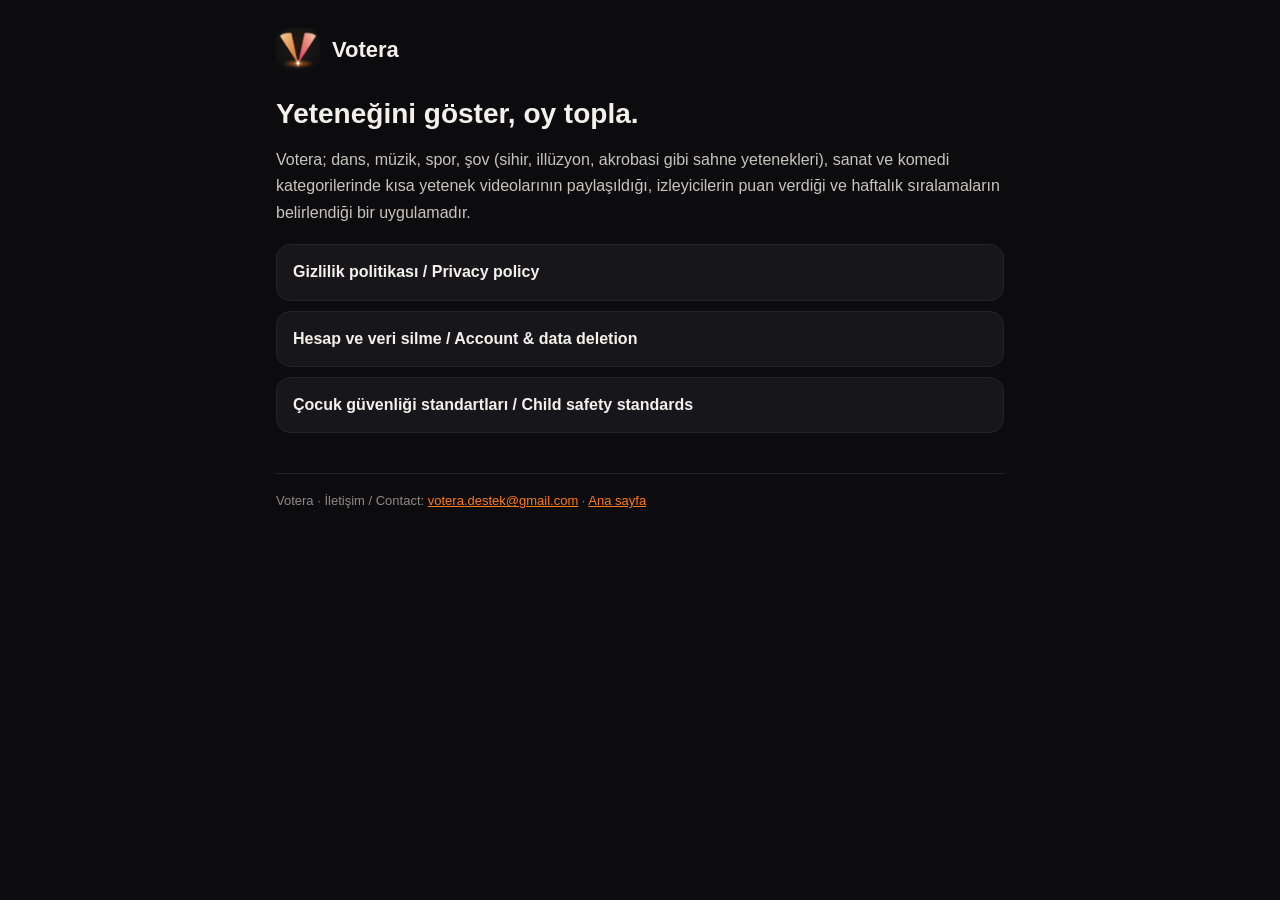
<file: index.html>
<!doctype html><html lang="tr"><head><meta charset="utf-8"><meta name="viewport" content="width=device-width,initial-scale=1"><link rel="stylesheet" href="style.css"><link rel="icon" href="logo.png"><title>Votera</title><meta name="description" content="Votera: yeteneğini göster, oy topla, kategorinde zirveye çık."></head><body><main><header><img src="logo.png" alt=""><a href="index.html">Votera</a></header>
<h1>Yeteneğini göster, oy topla.</h1>
<p>Votera; dans, müzik, spor, şov (sihir, illüzyon, akrobasi gibi sahne yetenekleri), sanat ve komedi kategorilerinde kısa yetenek videolarının paylaşıldığı, izleyicilerin puan verdiği ve haftalık sıralamaların belirlendiği bir uygulamadır.</p>
<nav class="links">
<a href="gizlilik.html">Gizlilik politikası / Privacy policy</a>
<a href="hesap-silme.html">Hesap ve veri silme / Account &amp; data deletion</a>
<a href="cocuk-guvenligi.html">Çocuk güvenliği standartları / Child safety standards</a>
</nav>
<footer>Votera · İletişim / Contact: <a href="mailto:votera.destek@gmail.com">votera.destek@gmail.com</a> · <a href="index.html">Ana sayfa</a></footer></main></body></html>
</file>
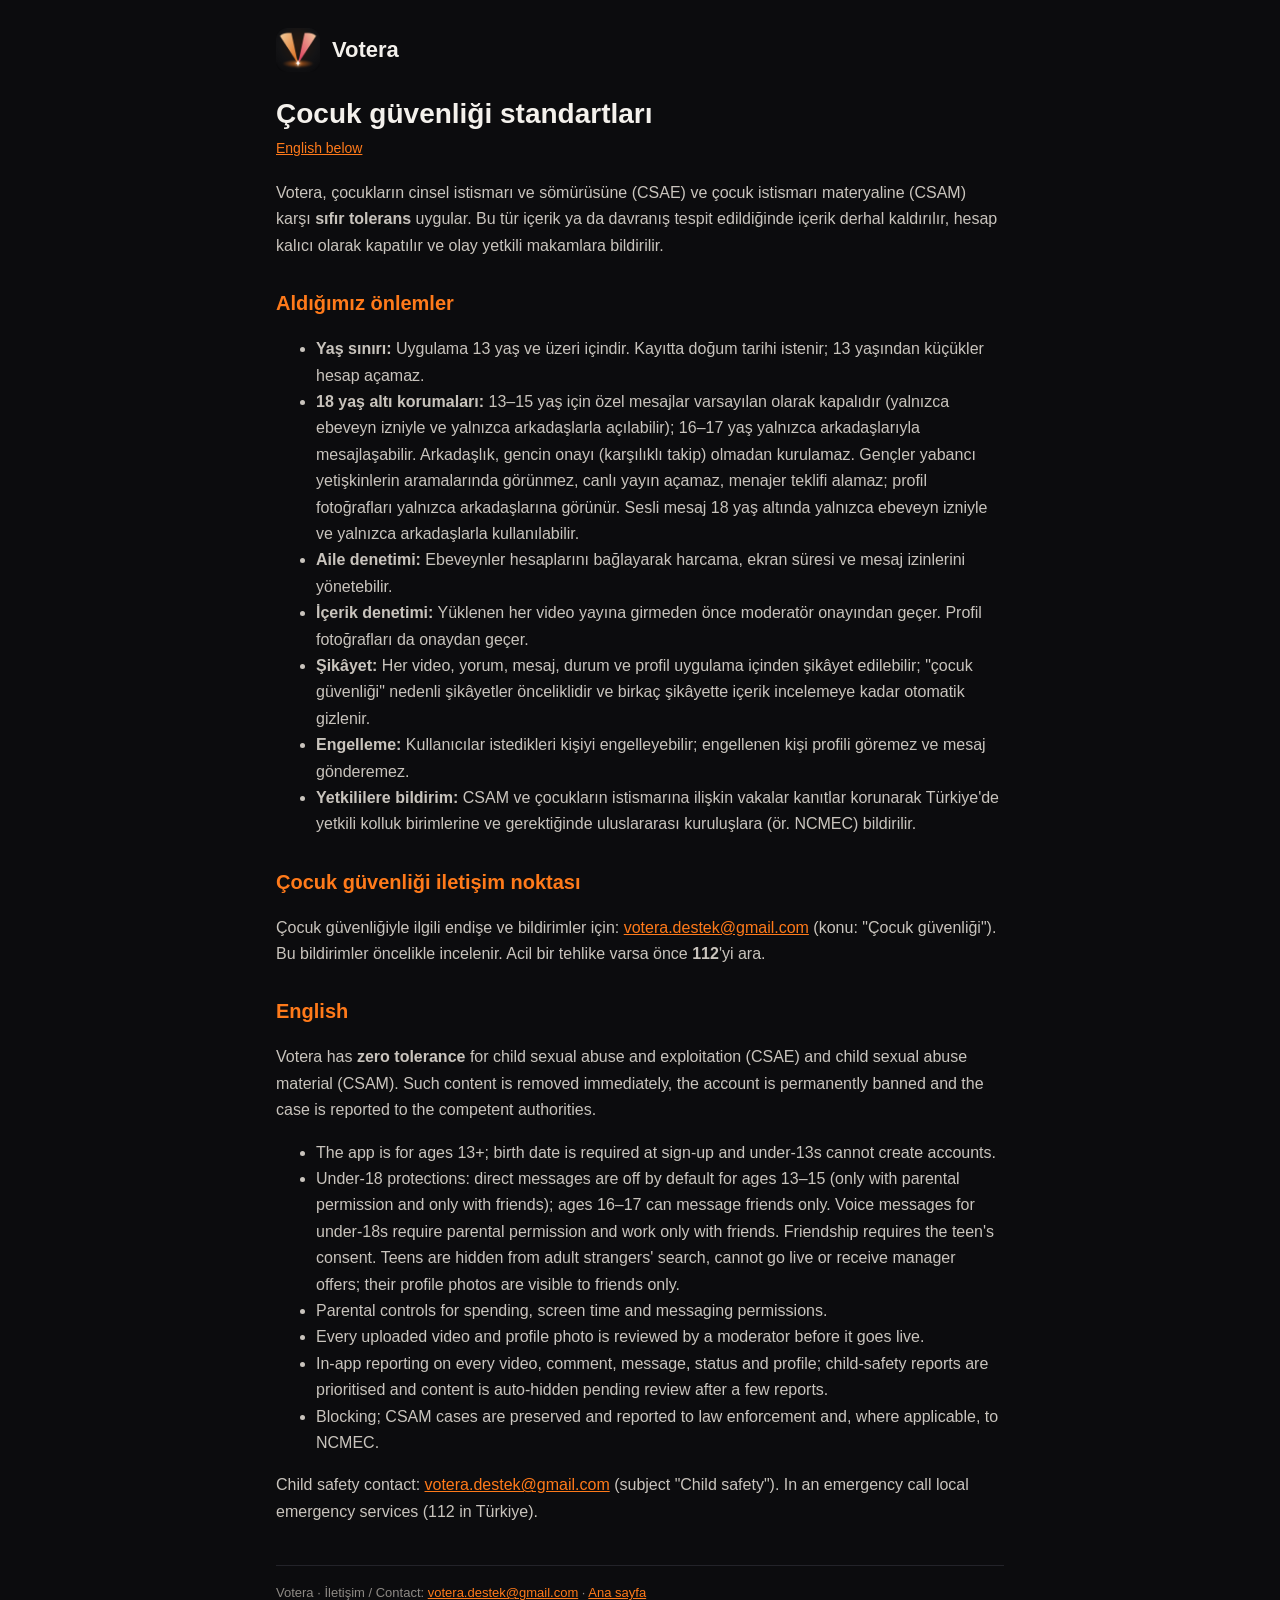
<file: cocuk-guvenligi.html>
<!doctype html><html lang="tr"><head><meta charset="utf-8"><meta name="viewport" content="width=device-width,initial-scale=1"><link rel="stylesheet" href="style.css"><link rel="icon" href="logo.png"><title>Çocuk güvenliği · Votera</title></head><body><main><header><img src="logo.png" alt=""><a href="index.html">Votera</a></header>
<h1>Çocuk güvenliği standartları</h1><p class="lang"><a href="#en">English below</a></p>
<p>Votera, çocukların cinsel istismarı ve sömürüsüne (CSAE) ve çocuk istismarı materyaline (CSAM) karşı <b>sıfır tolerans</b> uygular. Bu tür içerik ya da davranış tespit edildiğinde içerik derhal kaldırılır, hesap kalıcı olarak kapatılır ve olay yetkili makamlara bildirilir.</p>
<h2>Aldığımız önlemler</h2>
<ul>
<li><b>Yaş sınırı:</b> Uygulama 13 yaş ve üzeri içindir. Kayıtta doğum tarihi istenir; 13 yaşından küçükler hesap açamaz.</li>
<li><b>18 yaş altı korumaları:</b> 13–15 yaş için özel mesajlar varsayılan olarak kapalıdır (yalnızca ebeveyn izniyle ve yalnızca arkadaşlarla açılabilir); 16–17 yaş yalnızca arkadaşlarıyla mesajlaşabilir. Arkadaşlık, gencin onayı (karşılıklı takip) olmadan kurulamaz. Gençler yabancı yetişkinlerin aramalarında görünmez, canlı yayın açamaz, menajer teklifi alamaz; profil fotoğrafları yalnızca arkadaşlarına görünür. Sesli mesaj 18 yaş altında yalnızca ebeveyn izniyle ve yalnızca arkadaşlarla kullanılabilir.</li>
<li><b>Aile denetimi:</b> Ebeveynler hesaplarını bağlayarak harcama, ekran süresi ve mesaj izinlerini yönetebilir.</li>
<li><b>İçerik denetimi:</b> Yüklenen her video yayına girmeden önce moderatör onayından geçer. Profil fotoğrafları da onaydan geçer.</li>
<li><b>Şikâyet:</b> Her video, yorum, mesaj, durum ve profil uygulama içinden şikâyet edilebilir; "çocuk güvenliği" nedenli şikâyetler önceliklidir ve birkaç şikâyette içerik incelemeye kadar otomatik gizlenir.</li>
<li><b>Engelleme:</b> Kullanıcılar istedikleri kişiyi engelleyebilir; engellenen kişi profili göremez ve mesaj gönderemez.</li>
<li><b>Yetkililere bildirim:</b> CSAM ve çocukların istismarına ilişkin vakalar kanıtlar korunarak Türkiye'de yetkili kolluk birimlerine ve gerektiğinde uluslararası kuruluşlara (ör. NCMEC) bildirilir.</li>
</ul>
<h2>Çocuk güvenliği iletişim noktası</h2>
<p>Çocuk güvenliğiyle ilgili endişe ve bildirimler için: <a href="mailto:votera.destek@gmail.com?subject=%C3%87ocuk%20g%C3%BCvenli%C4%9Fi">votera.destek@gmail.com</a> (konu: "Çocuk güvenliği"). Bu bildirimler öncelikle incelenir. Acil bir tehlike varsa önce <b>112</b>'yi ara.</p>
<div id="en"></div><h2>English</h2>
<p>Votera has <b>zero tolerance</b> for child sexual abuse and exploitation (CSAE) and child sexual abuse material (CSAM). Such content is removed immediately, the account is permanently banned and the case is reported to the competent authorities.</p>
<ul><li>The app is for ages 13+; birth date is required at sign-up and under-13s cannot create accounts.</li>
<li>Under-18 protections: direct messages are off by default for ages 13–15 (only with parental permission and only with friends); ages 16–17 can message friends only. Voice messages for under-18s require parental permission and work only with friends. Friendship requires the teen's consent. Teens are hidden from adult strangers' search, cannot go live or receive manager offers; their profile photos are visible to friends only.</li>
<li>Parental controls for spending, screen time and messaging permissions.</li>
<li>Every uploaded video and profile photo is reviewed by a moderator before it goes live.</li>
<li>In-app reporting on every video, comment, message, status and profile; child-safety reports are prioritised and content is auto-hidden pending review after a few reports.</li>
<li>Blocking; CSAM cases are preserved and reported to law enforcement and, where applicable, to NCMEC.</li></ul>
<p>Child safety contact: <a href="mailto:votera.destek@gmail.com">votera.destek@gmail.com</a> (subject "Child safety"). In an emergency call local emergency services (112 in Türkiye).</p>
<footer>Votera · İletişim / Contact: <a href="mailto:votera.destek@gmail.com">votera.destek@gmail.com</a> · <a href="index.html">Ana sayfa</a></footer></main></body></html>
</file>
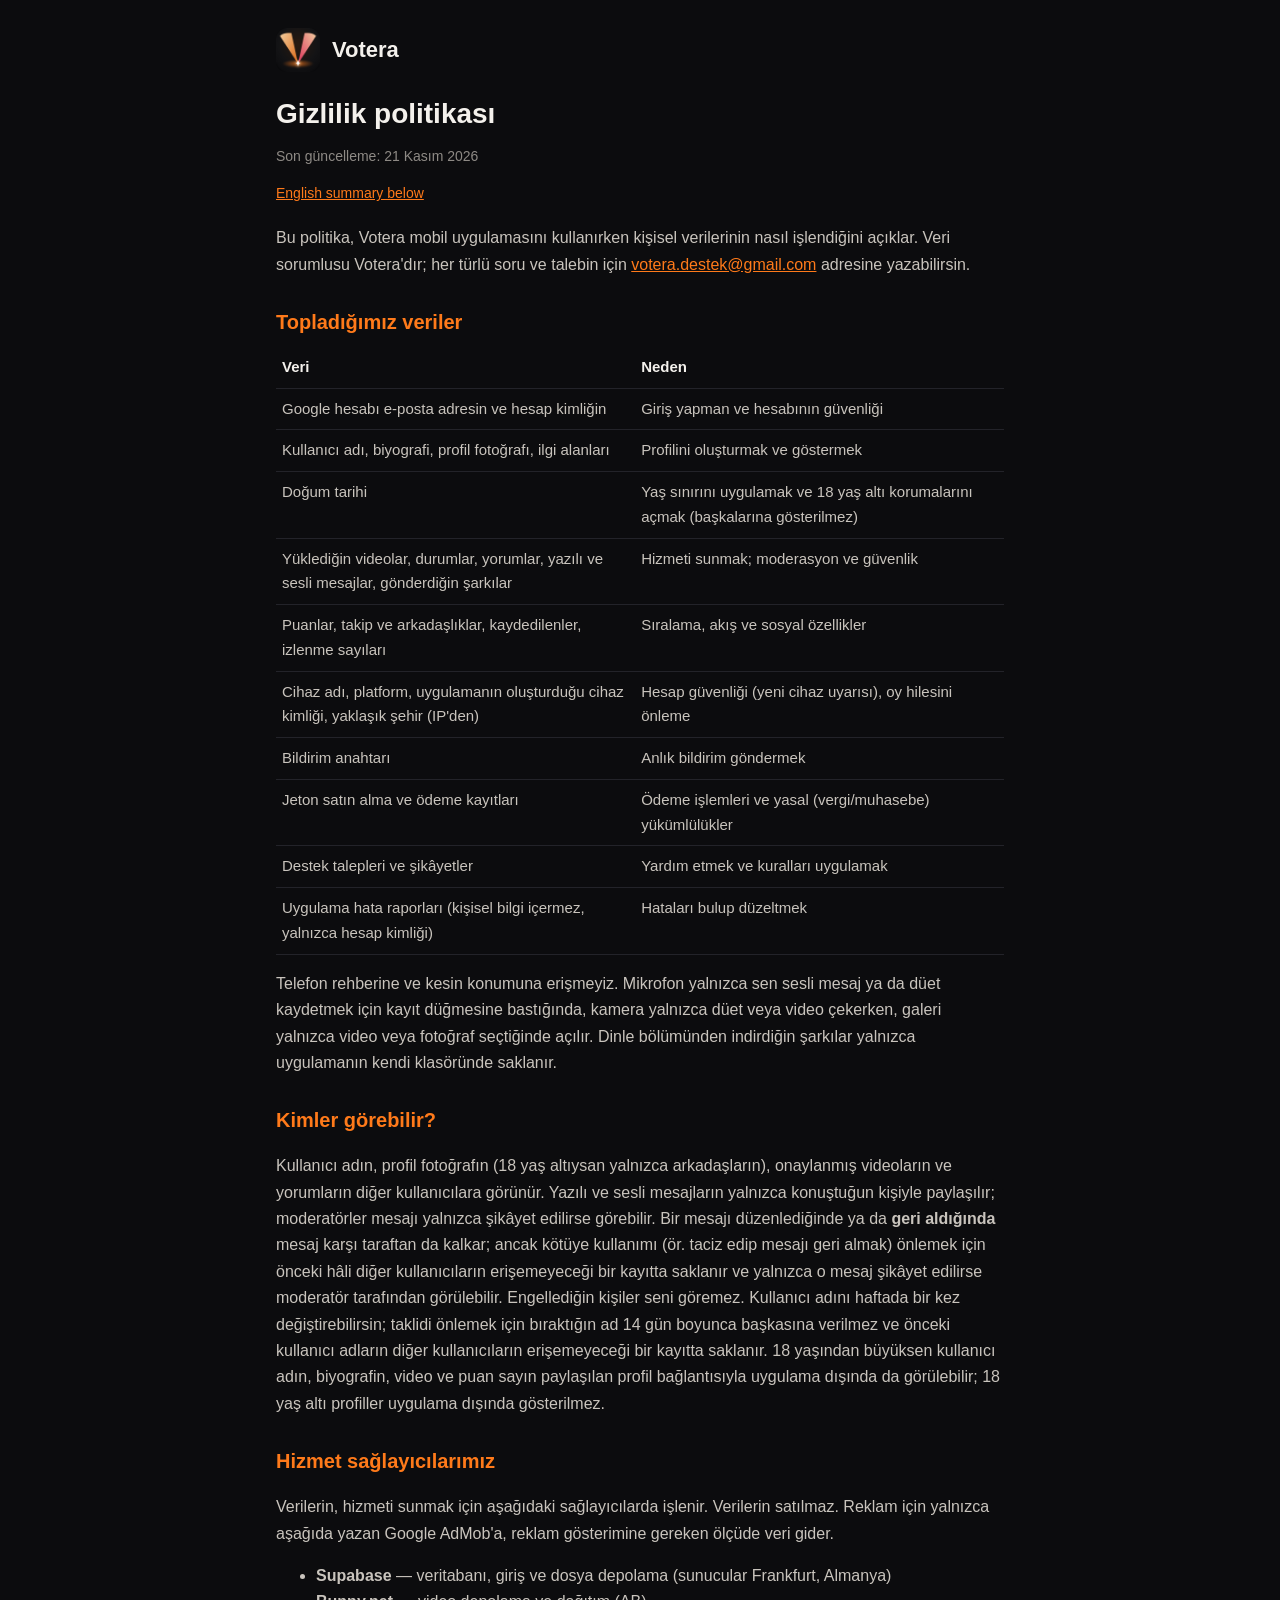
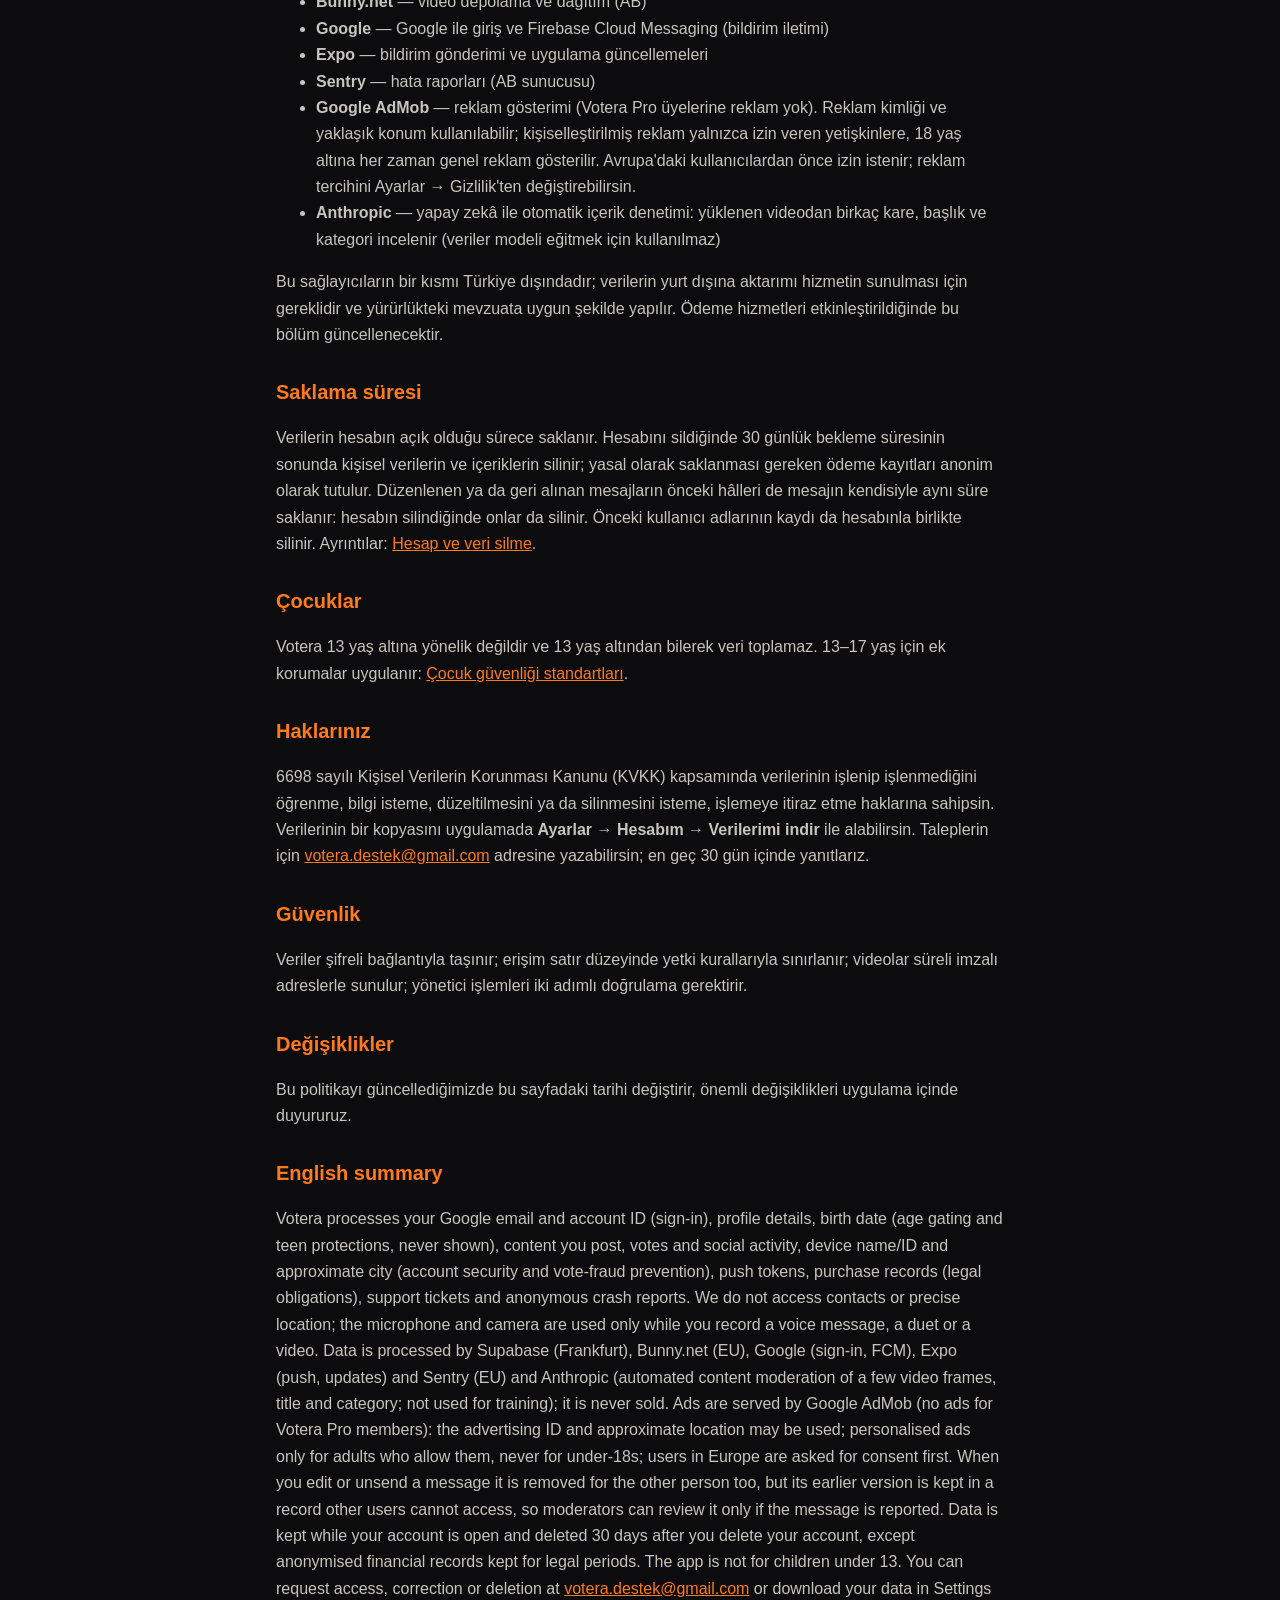
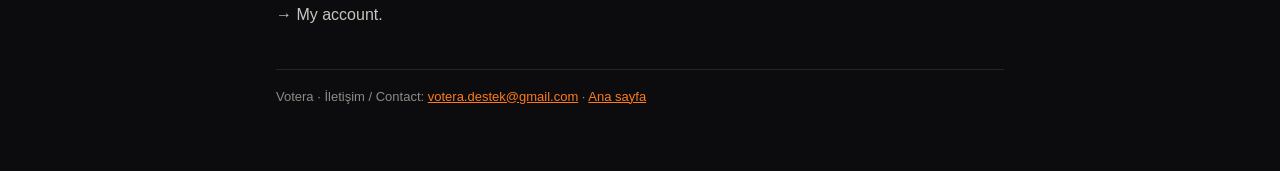
<file: gizlilik.html>
<!doctype html><html lang="tr"><head><meta charset="utf-8"><meta name="viewport" content="width=device-width,initial-scale=1"><link rel="stylesheet" href="style.css"><link rel="icon" href="logo.png"><title>Gizlilik politikası · Votera</title></head><body><main><header><img src="logo.png" alt=""><a href="index.html">Votera</a></header>
<h1>Gizlilik politikası</h1><p class="muted">Son güncelleme: 21 Kasım 2026</p><p class="lang"><a href="#en">English summary below</a></p>
<p>Bu politika, Votera mobil uygulamasını kullanırken kişisel verilerinin nasıl işlendiğini açıklar. Veri sorumlusu Votera'dır; her türlü soru ve talebin için <a href="mailto:votera.destek@gmail.com">votera.destek@gmail.com</a> adresine yazabilirsin.</p>
<h2>Topladığımız veriler</h2>
<table><tr><th>Veri</th><th>Neden</th></tr>
<tr><td>Google hesabı e-posta adresin ve hesap kimliğin</td><td>Giriş yapman ve hesabının güvenliği</td></tr>
<tr><td>Kullanıcı adı, biyografi, profil fotoğrafı, ilgi alanları</td><td>Profilini oluşturmak ve göstermek</td></tr>
<tr><td>Doğum tarihi</td><td>Yaş sınırını uygulamak ve 18 yaş altı korumalarını açmak (başkalarına gösterilmez)</td></tr>
<tr><td>Yüklediğin videolar, durumlar, yorumlar, yazılı ve sesli mesajlar, gönderdiğin şarkılar</td><td>Hizmeti sunmak; moderasyon ve güvenlik</td></tr>
<tr><td>Puanlar, takip ve arkadaşlıklar, kaydedilenler, izlenme sayıları</td><td>Sıralama, akış ve sosyal özellikler</td></tr>
<tr><td>Cihaz adı, platform, uygulamanın oluşturduğu cihaz kimliği, yaklaşık şehir (IP'den)</td><td>Hesap güvenliği (yeni cihaz uyarısı), oy hilesini önleme</td></tr>
<tr><td>Bildirim anahtarı</td><td>Anlık bildirim göndermek</td></tr>
<tr><td>Jeton satın alma ve ödeme kayıtları</td><td>Ödeme işlemleri ve yasal (vergi/muhasebe) yükümlülükler</td></tr>
<tr><td>Destek talepleri ve şikâyetler</td><td>Yardım etmek ve kuralları uygulamak</td></tr>
<tr><td>Uygulama hata raporları (kişisel bilgi içermez, yalnızca hesap kimliği)</td><td>Hataları bulup düzeltmek</td></tr>
</table>
<p>Telefon rehberine ve kesin konumuna erişmeyiz. Mikrofon yalnızca sen sesli mesaj ya da düet kaydetmek için kayıt düğmesine bastığında, kamera yalnızca düet veya video çekerken, galeri yalnızca video veya fotoğraf seçtiğinde açılır. Dinle bölümünden indirdiğin şarkılar yalnızca uygulamanın kendi klasöründe saklanır.</p>
<h2>Kimler görebilir?</h2>
<p>Kullanıcı adın, profil fotoğrafın (18 yaş altıysan yalnızca arkadaşların), onaylanmış videoların ve yorumların diğer kullanıcılara görünür. Yazılı ve sesli mesajların yalnızca konuştuğun kişiyle paylaşılır; moderatörler mesajı yalnızca şikâyet edilirse görebilir. Bir mesajı düzenlediğinde ya da <b>geri aldığında</b> mesaj karşı taraftan da kalkar; ancak kötüye kullanımı (ör. taciz edip mesajı geri almak) önlemek için önceki hâli diğer kullanıcıların erişemeyeceği bir kayıtta saklanır ve yalnızca o mesaj şikâyet edilirse moderatör tarafından görülebilir. Engellediğin kişiler seni göremez. Kullanıcı adını haftada bir kez değiştirebilirsin; taklidi önlemek için bıraktığın ad 14 gün boyunca başkasına verilmez ve önceki kullanıcı adların diğer kullanıcıların erişemeyeceği bir kayıtta saklanır. 18 yaşından büyüksen kullanıcı adın, biyografin, video ve puan sayın paylaşılan profil bağlantısıyla uygulama dışında da görülebilir; 18 yaş altı profiller uygulama dışında gösterilmez.</p>
<h2>Hizmet sağlayıcılarımız</h2>
<p>Verilerin, hizmeti sunmak için aşağıdaki sağlayıcılarda işlenir. Verilerin satılmaz. Reklam için yalnızca aşağıda yazan Google AdMob'a, reklam gösterimine gereken ölçüde veri gider.</p>
<ul>
<li><b>Supabase</b> — veritabanı, giriş ve dosya depolama (sunucular Frankfurt, Almanya)</li>
<li><b>Bunny.net</b> — video depolama ve dağıtım (AB)</li>
<li><b>Google</b> — Google ile giriş ve Firebase Cloud Messaging (bildirim iletimi)</li>
<li><b>Expo</b> — bildirim gönderimi ve uygulama güncellemeleri</li>
<li><b>Sentry</b> — hata raporları (AB sunucusu)</li>
<li><b>Google AdMob</b> — reklam gösterimi (Votera Pro üyelerine reklam yok). Reklam kimliği ve yaklaşık konum kullanılabilir; kişiselleştirilmiş reklam yalnızca izin veren yetişkinlere, 18 yaş altına her zaman genel reklam gösterilir. Avrupa'daki kullanıcılardan önce izin istenir; reklam tercihini Ayarlar → Gizlilik'ten değiştirebilirsin.</li>
<li><b>Anthropic</b> — yapay zekâ ile otomatik içerik denetimi: yüklenen videodan birkaç kare, başlık ve kategori incelenir (veriler modeli eğitmek için kullanılmaz)</li>
</ul>
<p>Bu sağlayıcıların bir kısmı Türkiye dışındadır; verilerin yurt dışına aktarımı hizmetin sunulması için gereklidir ve yürürlükteki mevzuata uygun şekilde yapılır. Ödeme hizmetleri etkinleştirildiğinde bu bölüm güncellenecektir.</p>
<h2>Saklama süresi</h2>
<p>Verilerin hesabın açık olduğu sürece saklanır. Hesabını sildiğinde 30 günlük bekleme süresinin sonunda kişisel verilerin ve içeriklerin silinir; yasal olarak saklanması gereken ödeme kayıtları anonim olarak tutulur. Düzenlenen ya da geri alınan mesajların önceki hâlleri de mesajın kendisiyle aynı süre saklanır: hesabın silindiğinde onlar da silinir. Önceki kullanıcı adlarının kaydı da hesabınla birlikte silinir. Ayrıntılar: <a href="hesap-silme.html">Hesap ve veri silme</a>.</p>
<h2>Çocuklar</h2>
<p>Votera 13 yaş altına yönelik değildir ve 13 yaş altından bilerek veri toplamaz. 13–17 yaş için ek korumalar uygulanır: <a href="cocuk-guvenligi.html">Çocuk güvenliği standartları</a>.</p>
<h2>Haklarınız</h2>
<p>6698 sayılı Kişisel Verilerin Korunması Kanunu (KVKK) kapsamında verilerinin işlenip işlenmediğini öğrenme, bilgi isteme, düzeltilmesini ya da silinmesini isteme, işlemeye itiraz etme haklarına sahipsin. Verilerinin bir kopyasını uygulamada <b>Ayarlar → Hesabım → Verilerimi indir</b> ile alabilirsin. Taleplerin için <a href="mailto:votera.destek@gmail.com">votera.destek@gmail.com</a> adresine yazabilirsin; en geç 30 gün içinde yanıtlarız.</p>
<h2>Güvenlik</h2>
<p>Veriler şifreli bağlantıyla taşınır; erişim satır düzeyinde yetki kurallarıyla sınırlanır; videolar süreli imzalı adreslerle sunulur; yönetici işlemleri iki adımlı doğrulama gerektirir.</p>
<h2>Değişiklikler</h2>
<p>Bu politikayı güncellediğimizde bu sayfadaki tarihi değiştirir, önemli değişiklikleri uygulama içinde duyururuz.</p>
<div id="en"></div><h2>English summary</h2>
<p>Votera processes your Google email and account ID (sign-in), profile details, birth date (age gating and teen protections, never shown), content you post, votes and social activity, device name/ID and approximate city (account security and vote-fraud prevention), push tokens, purchase records (legal obligations), support tickets and anonymous crash reports. We do not access contacts or precise location; the microphone and camera are used only while you record a voice message, a duet or a video. Data is processed by Supabase (Frankfurt), Bunny.net (EU), Google (sign-in, FCM), Expo (push, updates) and Sentry (EU) and Anthropic (automated content moderation of a few video frames, title and category; not used for training); it is never sold. Ads are served by Google AdMob (no ads for Votera Pro members): the advertising ID and approximate location may be used; personalised ads only for adults who allow them, never for under-18s; users in Europe are asked for consent first. When you edit or unsend a message it is removed for the other person too, but its earlier version is kept in a record other users cannot access, so moderators can review it only if the message is reported. Data is kept while your account is open and deleted 30 days after you delete your account, except anonymised financial records kept for legal periods. The app is not for children under 13. You can request access, correction or deletion at <a href="mailto:votera.destek@gmail.com">votera.destek@gmail.com</a> or download your data in Settings → My account.</p>
<footer>Votera · İletişim / Contact: <a href="mailto:votera.destek@gmail.com">votera.destek@gmail.com</a> · <a href="index.html">Ana sayfa</a></footer></main></body></html>
</file>
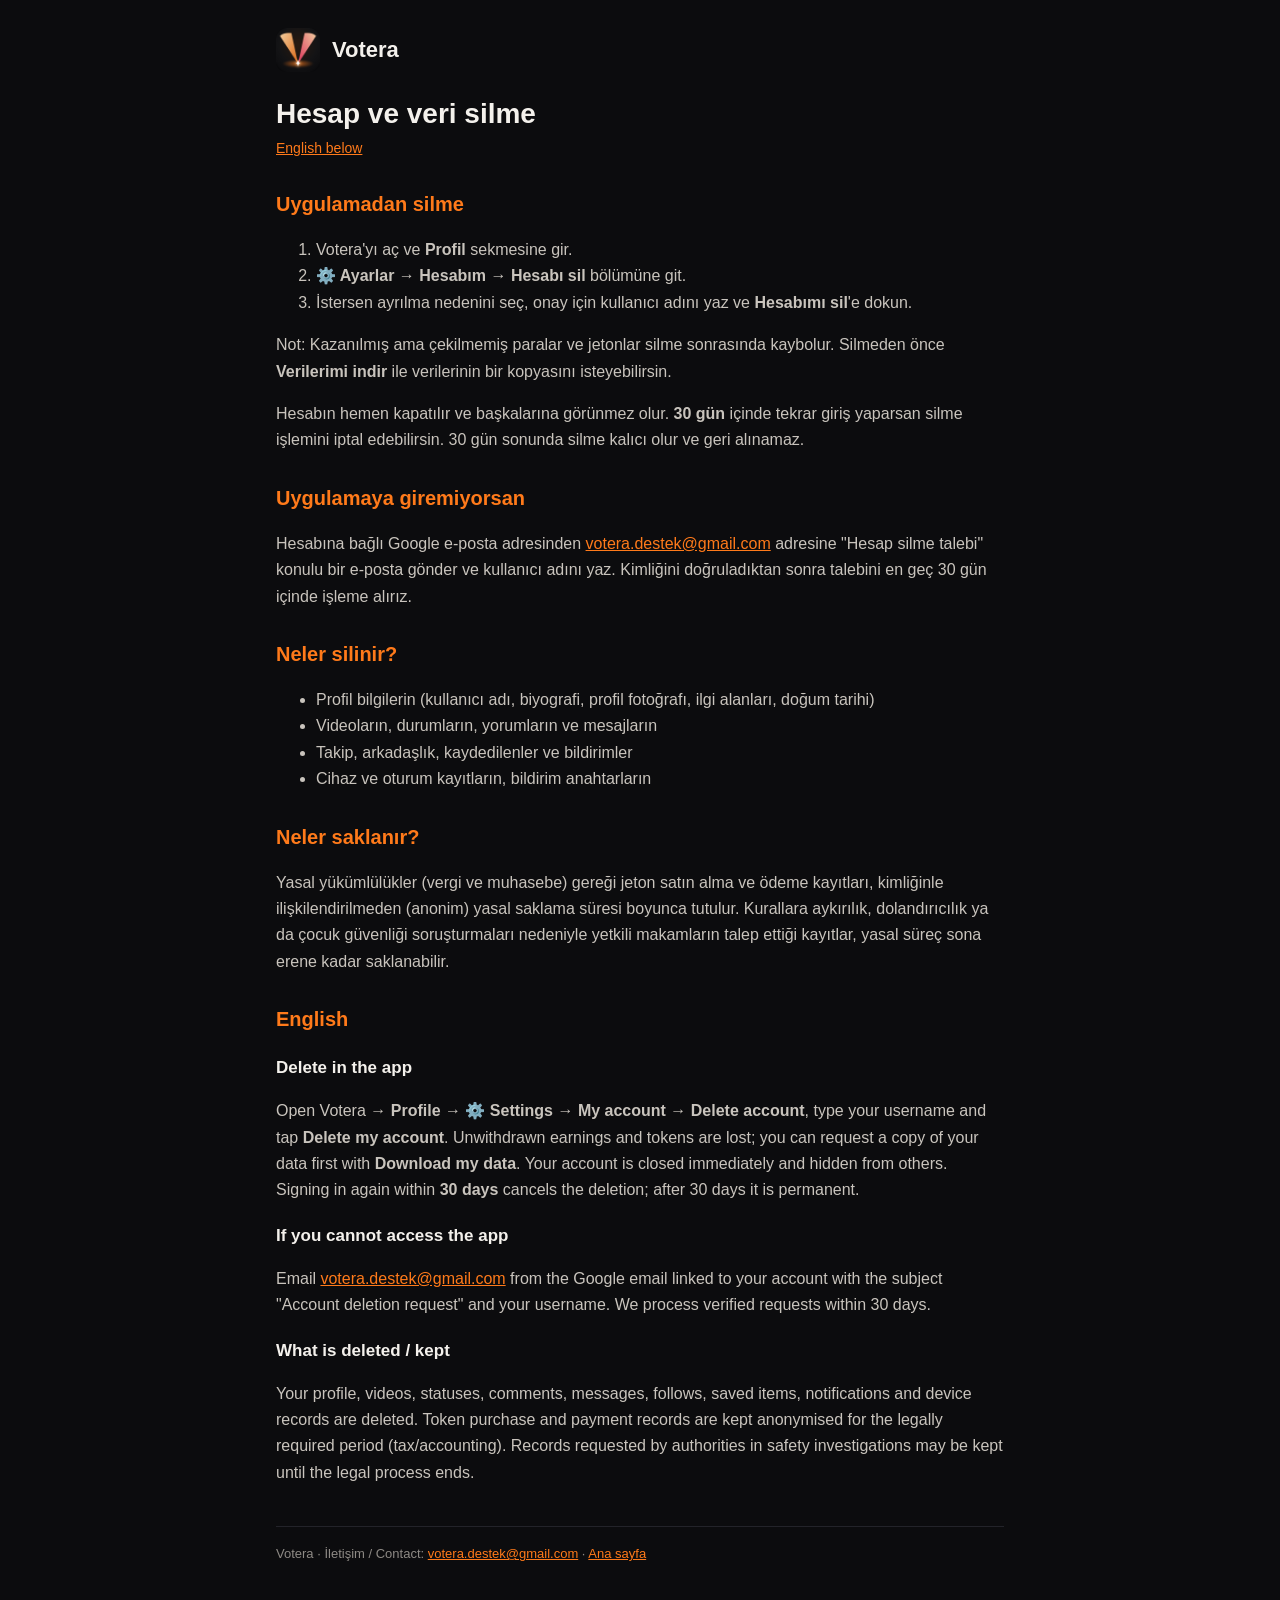
<file: hesap-silme.html>
<!doctype html><html lang="tr"><head><meta charset="utf-8"><meta name="viewport" content="width=device-width,initial-scale=1"><link rel="stylesheet" href="style.css"><link rel="icon" href="logo.png"><title>Hesap silme · Votera</title></head><body><main><header><img src="logo.png" alt=""><a href="index.html">Votera</a></header>
<h1>Hesap ve veri silme</h1><p class="lang"><a href="#en">English below</a></p>
<h2>Uygulamadan silme</h2>
<ol><li>Votera'yı aç ve <b>Profil</b> sekmesine gir.</li><li><b>⚙️ Ayarlar</b> → <b>Hesabım</b> → <b>Hesabı sil</b> bölümüne git.</li><li>İstersen ayrılma nedenini seç, onay için kullanıcı adını yaz ve <b>Hesabımı sil</b>'e dokun.</li></ol><p>Not: Kazanılmış ama çekilmemiş paralar ve jetonlar silme sonrasında kaybolur. Silmeden önce <b>Verilerimi indir</b> ile verilerinin bir kopyasını isteyebilirsin.</p>
<p>Hesabın hemen kapatılır ve başkalarına görünmez olur. <b>30 gün</b> içinde tekrar giriş yaparsan silme işlemini iptal edebilirsin. 30 gün sonunda silme kalıcı olur ve geri alınamaz.</p>
<h2>Uygulamaya giremiyorsan</h2>
<p>Hesabına bağlı Google e-posta adresinden <a href="mailto:votera.destek@gmail.com?subject=Hesap%20silme%20talebi">votera.destek@gmail.com</a> adresine "Hesap silme talebi" konulu bir e-posta gönder ve kullanıcı adını yaz. Kimliğini doğruladıktan sonra talebini en geç 30 gün içinde işleme alırız.</p>
<h2>Neler silinir?</h2>
<ul><li>Profil bilgilerin (kullanıcı adı, biyografi, profil fotoğrafı, ilgi alanları, doğum tarihi)</li><li>Videoların, durumların, yorumların ve mesajların</li><li>Takip, arkadaşlık, kaydedilenler ve bildirimler</li><li>Cihaz ve oturum kayıtların, bildirim anahtarların</li></ul>
<h2>Neler saklanır?</h2>
<p>Yasal yükümlülükler (vergi ve muhasebe) gereği jeton satın alma ve ödeme kayıtları, kimliğinle ilişkilendirilmeden (anonim) yasal saklama süresi boyunca tutulur. Kurallara aykırılık, dolandırıcılık ya da çocuk güvenliği soruşturmaları nedeniyle yetkili makamların talep ettiği kayıtlar, yasal süreç sona erene kadar saklanabilir.</p>
<div id="en"></div><h2>English</h2>
<h3>Delete in the app</h3><p>Open Votera → <b>Profile</b> → <b>⚙️ Settings</b> → <b>My account</b> → <b>Delete account</b>, type your username and tap <b>Delete my account</b>. Unwithdrawn earnings and tokens are lost; you can request a copy of your data first with <b>Download my data</b>. Your account is closed immediately and hidden from others. Signing in again within <b>30 days</b> cancels the deletion; after 30 days it is permanent.</p>
<h3>If you cannot access the app</h3><p>Email <a href="mailto:votera.destek@gmail.com?subject=Account%20deletion%20request">votera.destek@gmail.com</a> from the Google email linked to your account with the subject "Account deletion request" and your username. We process verified requests within 30 days.</p>
<h3>What is deleted / kept</h3><p>Your profile, videos, statuses, comments, messages, follows, saved items, notifications and device records are deleted. Token purchase and payment records are kept anonymised for the legally required period (tax/accounting). Records requested by authorities in safety investigations may be kept until the legal process ends.</p>
<footer>Votera · İletişim / Contact: <a href="mailto:votera.destek@gmail.com">votera.destek@gmail.com</a> · <a href="index.html">Ana sayfa</a></footer></main></body></html>
</file>
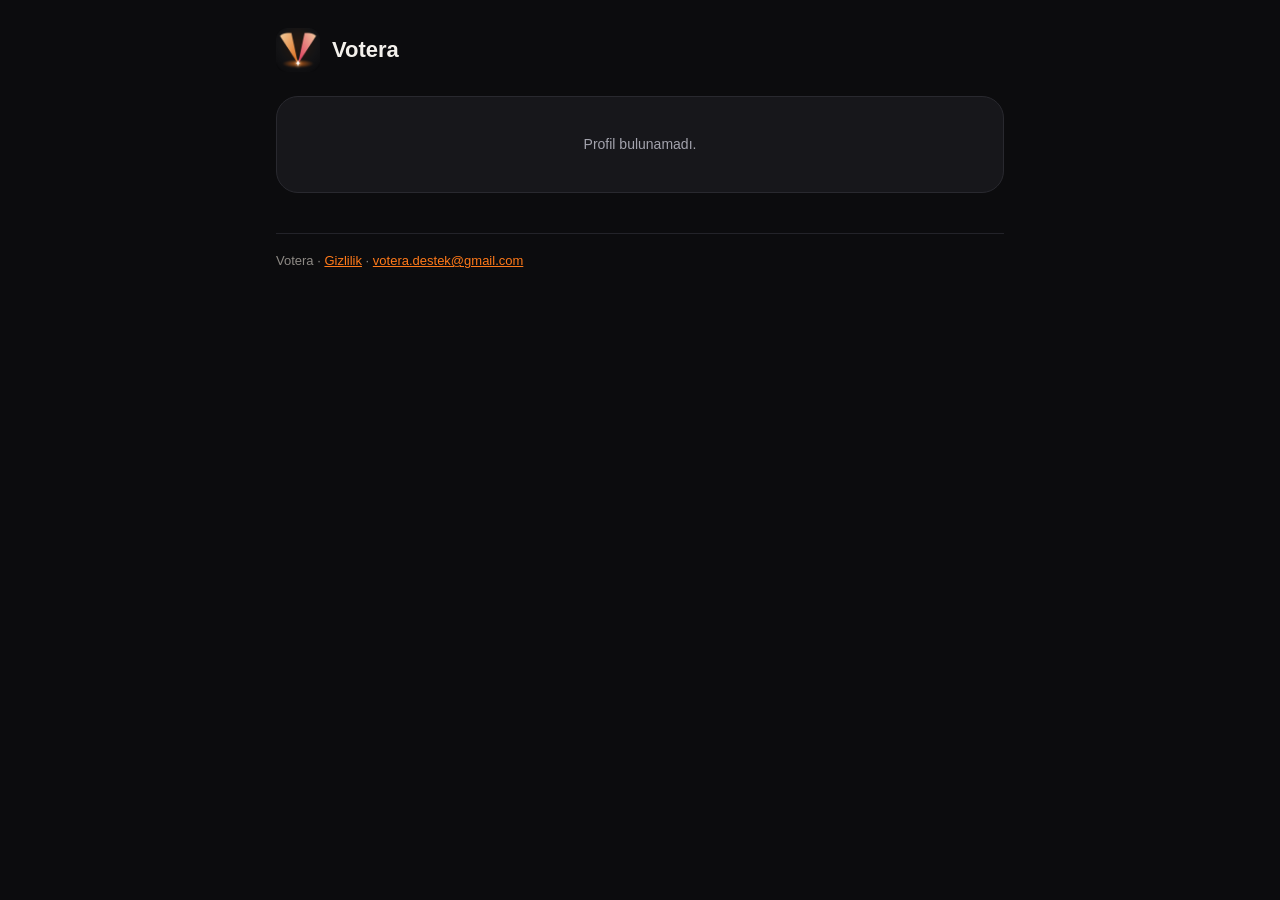
<file: u.html>
<!doctype html><html lang="tr"><head><meta charset="utf-8"><meta name="viewport" content="width=device-width,initial-scale=1"><link rel="stylesheet" href="style.css"><link rel="icon" href="logo.png"><title>Votera profili</title><meta name="description" content="Votera'da bir yetenek profili."><meta name="robots" content="noindex">
<style>
.card{margin:18px 0;padding:22px;border-radius:22px;background:#17171B;border:1px solid #29292F;text-align:center}
.av{width:84px;height:84px;border-radius:42px;margin:0 auto 10px;display:flex;align-items:center;justify-content:center;font-size:36px;font-weight:800;color:#FF7A1A;background:#2A2522}
.name{font-size:24px;font-weight:800;margin:4px 0}
.bio{color:#D2D2D8;margin:6px 0 14px}
.stats{display:flex;justify-content:center;gap:28px;margin:10px 0 18px}
.stats b{display:block;font-size:22px}
.stats span{color:#A3A3AD;font-size:13px}
.btn{display:block;margin:10px 0;padding:14px;border-radius:999px;font-weight:800;text-decoration:none;text-align:center}
.primary{background:#FF7A1A;color:#0C0C0E}
.ghost{border:1px solid #3A3A42;color:#F4F3EE}
.muted{color:#A3A3AD}
</style></head><body><main><header><img src="logo.png" alt=""><a href="index.html">Votera</a></header>
<div class="card" id="card"><p class="muted">Yükleniyor…</p></div>
<footer>Votera · <a href="gizlilik.html">Gizlilik</a> · <a href="mailto:votera.destek@gmail.com">votera.destek@gmail.com</a></footer></main>
<script>
// Herkese açık profil kartı: yalnızca kullanıcı adı, biyografi, video sayısı ve toplam puan (18 yaş altı ve kapalı hesaplar gösterilmez).
(function () {
  var URL = 'https://zvasocgmsrumdhnbtbqz.supabase.co';
  var KEY = 'sb_publishable_JdDW3ziux_gKexnNlVve0Q_i1OOVHTI';   // yayınlanabilir (herkese açık) anahtar
  var APK = 'https://expo.dev/artifacts/eas/bj5lpIQ-IdbXwCQDysAIxP-ftxmrjDM2zkRXckvZu6c.apk';
  var card = document.getElementById('card');
  var ad = (new URLSearchParams(location.search).get('ad') || '').replace(/[^A-Za-z0-9._]/g, '').slice(0, 24);
  function esc(s) { return String(s == null ? '' : s).replace(/[&<>"']/g, function (c) { return { '&': '&amp;', '<': '&lt;', '>': '&gt;', '"': '&quot;', "'": '&#39;' }[c]; }); }
  function fmt(n) { return Number(n || 0).toLocaleString('tr-TR'); }
  function buttons() {
    return '<a class="btn primary" href="votera://kullanici/' + encodeURIComponent(ad) + '">Votera\'da aç</a>' +
           '<a class="btn ghost" href="' + APK + '">Uygulamayı indir (Android)</a>';
  }
  if (!ad) { card.innerHTML = '<p class="muted">Profil bulunamadı.</p>'; return; }
  fetch(URL + '/rest/v1/rpc/public_profile', {
    method: 'POST', headers: { apikey: KEY, Authorization: 'Bearer ' + KEY, 'Content-Type': 'application/json' },
    body: JSON.stringify({ p_username: ad })
  }).then(function (r) { return r.json(); }).then(function (rows) {
    var p = Array.isArray(rows) ? rows[0] : null;
    if (!p || p.state === 'gone') { card.innerHTML = '<p class="muted">Bu profil artık yok.</p>' + buttons(); return; }
    if (p.state !== 'ok') { card.innerHTML = '<div class="name">@' + esc(ad) + '</div><p class="muted">Bu profili görmek için Votera uygulamasını kullan.</p>' + buttons(); return; }
    document.title = '@' + p.username + ' · Votera';
    card.innerHTML = '<div class="av">' + esc(p.username.slice(0, 1).toUpperCase()) + '</div>' +
      '<div class="name">@' + esc(p.username) + '</div>' + (p.bio ? '<p class="bio">' + esc(p.bio) + '</p>' : '') +
      '<div class="stats"><div><b>' + fmt(p.videos) + '</b><span>video</span></div><div><b>' + fmt(p.points) + '</b><span>puan</span></div></div>' + buttons();
  }).catch(function () { card.innerHTML = '<p class="muted">Şu an yüklenemedi.</p>' + buttons(); });
})();
</script></body></html>
</file>
<file: style.css>
:root{--bg:#0c0c0e;--surface:#17171b;--edge:#232329;--text:#f4f1ec;--soft:#c9c4bd;--muted:#8e8a85;--orange:#ff7a1a}
*{box-sizing:border-box}html{-webkit-text-size-adjust:100%}
body{margin:0;background:var(--bg);color:var(--text);font:16px/1.65 -apple-system,BlinkMacSystemFont,"Segoe UI",Roboto,Helvetica,Arial,sans-serif}
main{max-width:760px;margin:0 auto;padding:28px 16px 64px}
header{display:flex;align-items:center;gap:12px;margin-bottom:24px}
header img{width:44px;height:44px;border-radius:10px}
header a{color:var(--text);text-decoration:none;font-weight:800;font-size:22px}
h1{font-size:28px;line-height:1.25;margin:8px 0 6px}h2{font-size:20px;margin:28px 0 8px;color:var(--orange)}h3{font-size:17px;margin:18px 0 6px}
p,li{color:var(--soft)}a{color:var(--orange)}.muted{color:var(--muted);font-size:14px}
.card{background:var(--surface);border:1px solid var(--edge);border-radius:16px;padding:16px 18px;margin:14px 0}
nav.links{display:grid;gap:10px;margin-top:18px}nav.links a{display:block;background:var(--surface);border:1px solid var(--edge);border-radius:14px;padding:14px 16px;text-decoration:none;color:var(--text);font-weight:600}
table{width:100%;border-collapse:collapse;font-size:15px}td,th{border-bottom:1px solid var(--edge);padding:8px 6px;text-align:left;vertical-align:top;color:var(--soft)}th{color:var(--text)}
.lang{margin:4px 0 20px;font-size:14px}footer{margin-top:40px;color:var(--muted);font-size:13px;border-top:1px solid var(--edge);padding-top:16px}
</file>
